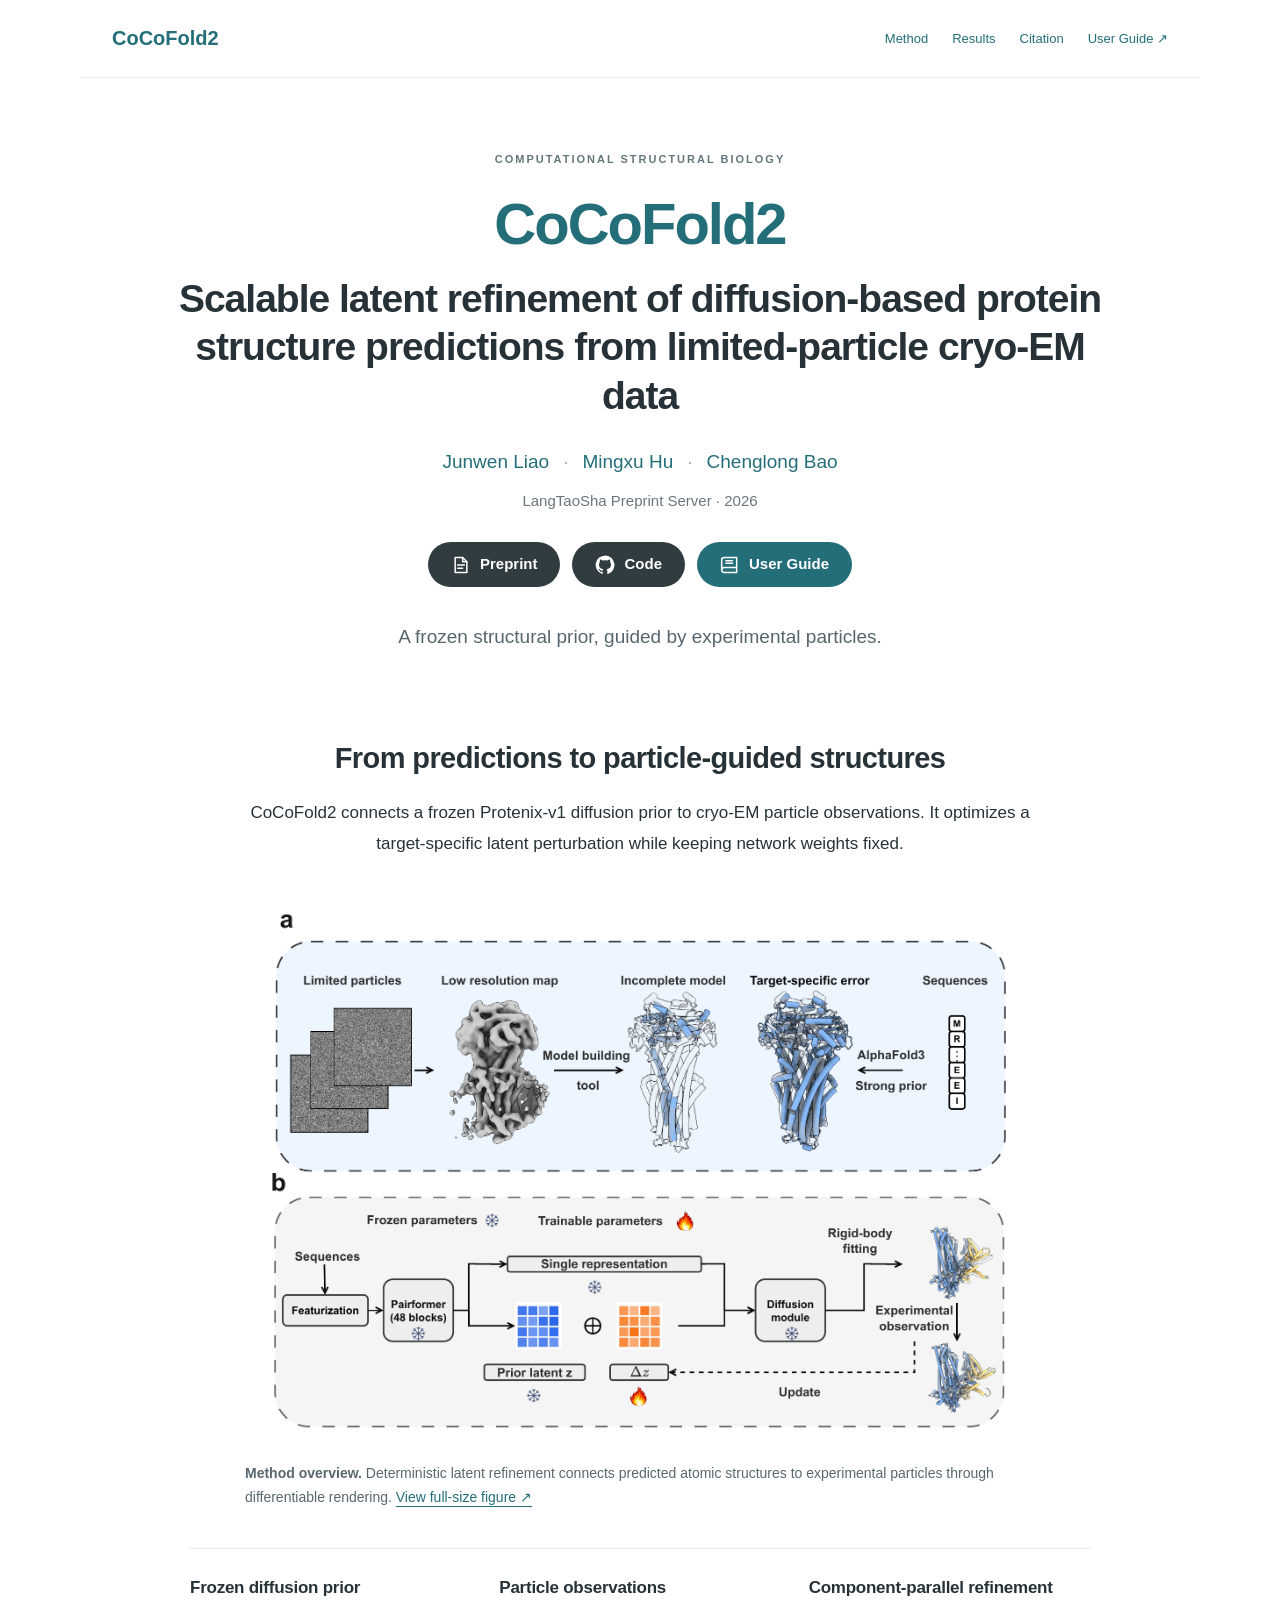
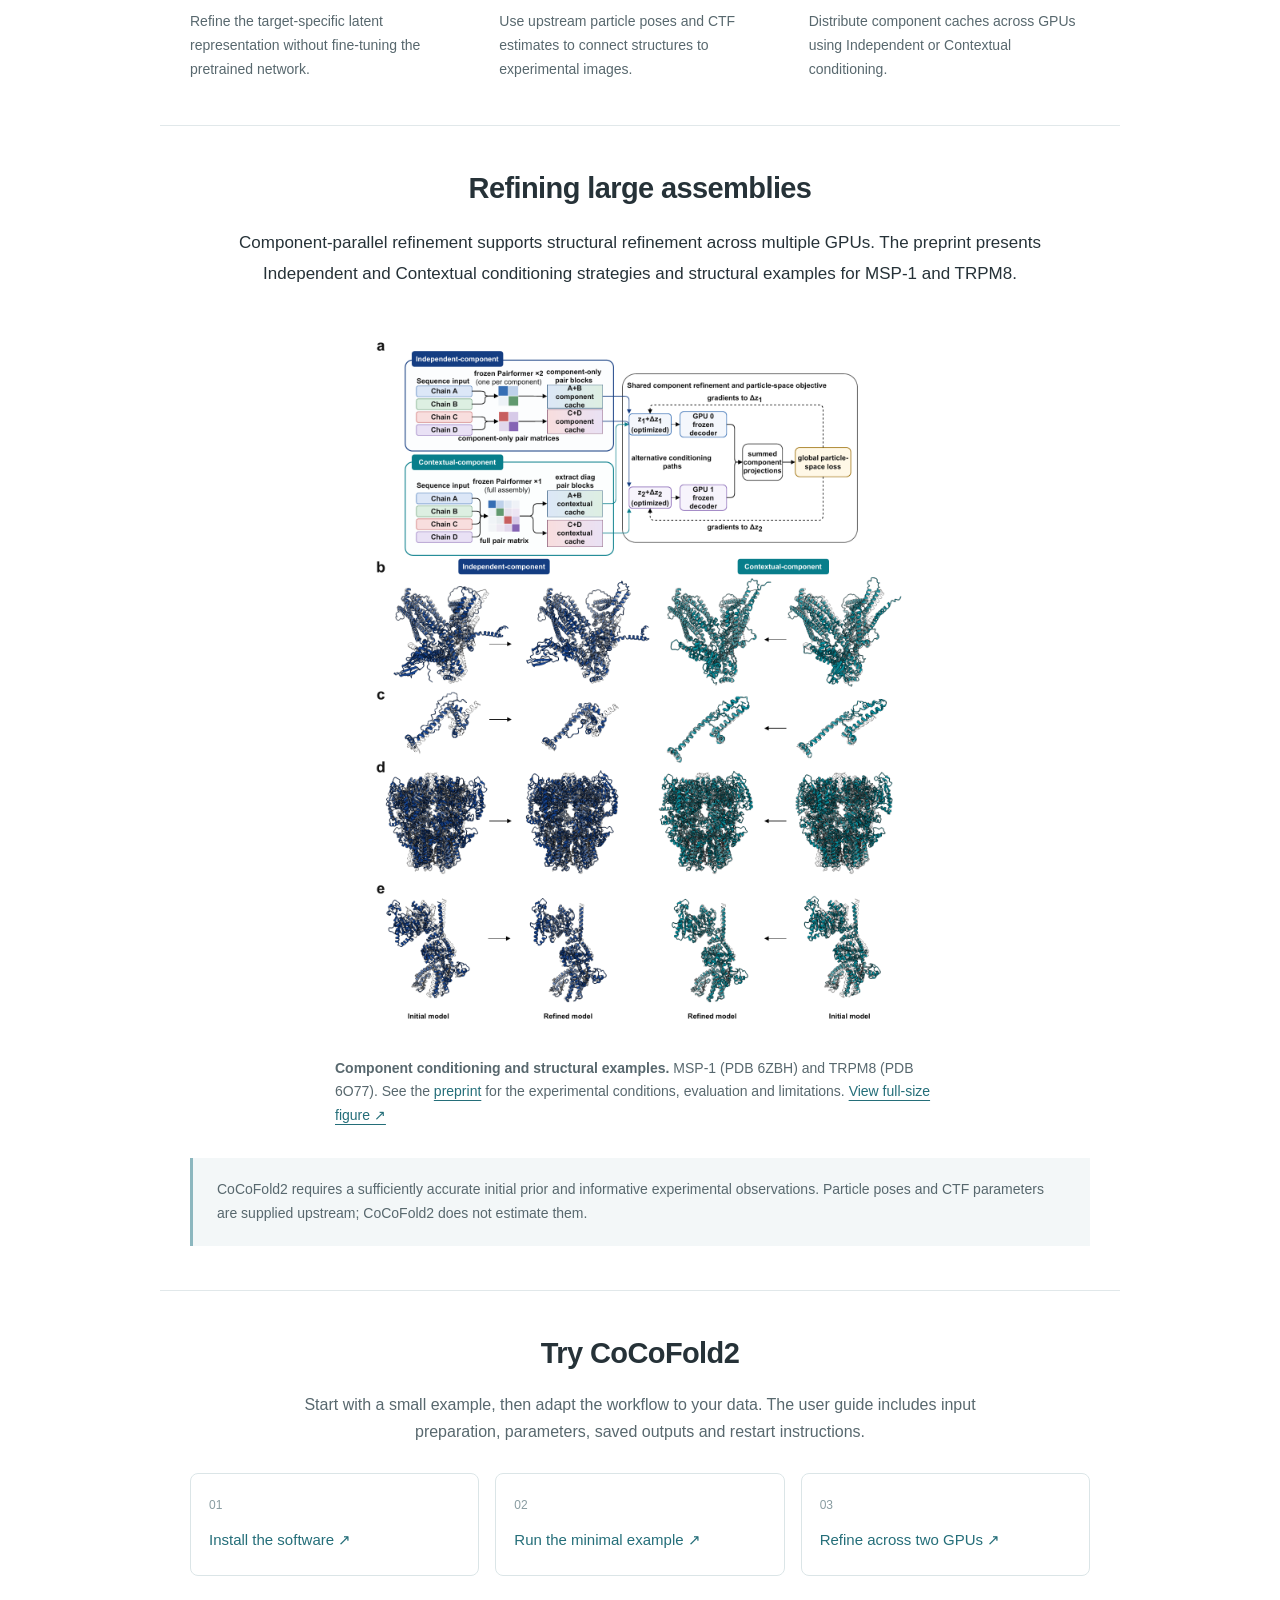
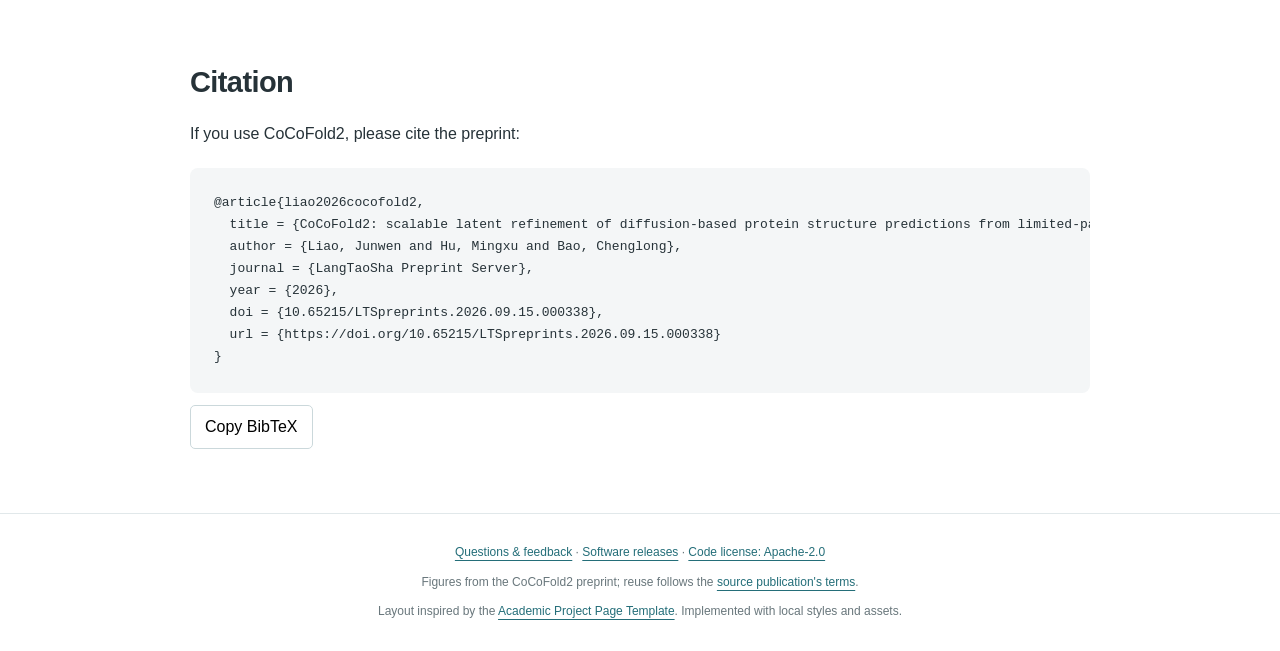
<file: website/static/index.html>
<!doctype html>
<html lang="en">
<head>
  <meta charset="utf-8">
  <meta name="viewport" content="width=device-width, initial-scale=1">
  <title>CoCoFold2 — Latent refinement from limited-particle cryo-EM</title>
  <meta name="description" content="CoCoFold2: scalable latent refinement of diffusion-based protein structure predictions from limited-particle cryo-EM data.">
  <meta property="og:title" content="CoCoFold2">
  <meta property="og:description" content="Scalable latent refinement of diffusion-based protein structure predictions from limited-particle cryo-EM data.">
  <meta property="og:image" content="https://jwliaomath.github.io/CoCoFold2/paper-figure1.webp">
  <link rel="canonical" href="https://jwliaomath.github.io/CoCoFold2/">
  <link rel="icon" href="icon.svg" type="image/svg+xml">
  <link rel="stylesheet" href="styles.css">
  <script src="site.js" defer></script>
</head>
<body class="academic">
  <a class="skip" href="#main">Skip to content</a>
  <header class="academic-nav">
    <a href="#" class="academic-brand">CoCoFold2</a>
    <nav aria-label="Main navigation"><a href="#method">Method</a><a href="#results">Results</a><a href="#cite">Citation</a><a href="https://jwliaomath.gitbook.io/cocofold2/">User Guide ↗</a></nav>
  </header>
  <main id="main">
    <section class="paper-hero" aria-labelledby="paper-title">
      <p class="paper-label">COMPUTATIONAL STRUCTURAL BIOLOGY</p>
      <h1 id="paper-title"><span>CoCoFold2</span>Scalable latent refinement of diffusion-based protein structure predictions from limited-particle cryo-EM data</h1>
      <p class="paper-authors"><a href="https://jwliaomath.github.io/">Junwen Liao</a><span>·</span><a href="https://smart.org.cn/en/faculty/humingxu">Mingxu Hu</a><span>·</span><a href="https://matbc.github.io/">Chenglong Bao</a></p>
      <p class="paper-venue">LangTaoSha Preprint Server · 2026</p>
      <div class="paper-actions">
        <a href="https://doi.org/10.65215/LTSpreprints.2026.09.15.000338"><svg viewBox="0 0 24 24" aria-hidden="true" focusable="false" fill="none" stroke="currentColor" stroke-width="1.8" stroke-linecap="round" stroke-linejoin="round"><path d="M14 3H5v18h14V8z"/><path d="M14 3v5h5M8 12h8M8 16h6"/></svg>Preprint</a>
        <a href="https://github.com/jwliaomath/CoCoFold2"><svg viewBox="0 0 24 24" aria-hidden="true" focusable="false" fill="currentColor"><path d="M12 .75a11.25 11.25 0 0 0-3.558 21.923c.563.104.769-.244.769-.542 0-.267-.01-.975-.015-1.914-3.13.68-3.79-1.508-3.79-1.508-.512-1.3-1.25-1.647-1.25-1.647-1.023-.7.078-.686.078-.686 1.13.08 1.725 1.16 1.725 1.16 1.005 1.722 2.637 1.225 3.28.937.103-.728.393-1.225.715-1.507-2.5-.285-5.128-1.25-5.128-5.565 0-1.23.44-2.232 1.16-3.02-.117-.285-.503-1.43.11-2.98 0 0 .945-.303 3.094 1.154A10.8 10.8 0 0 1 12 6.176c.956.005 1.92.129 2.82.379 2.148-1.457 3.091-1.154 3.091-1.154.615 1.55.229 2.695.113 2.98.722.788 1.158 1.79 1.158 3.02 0 4.326-2.633 5.277-5.14 5.556.405.35.767 1.04.767 2.096 0 1.514-.014 2.735-.014 3.106 0 .3.203.65.774.54A11.25 11.25 0 0 0 12 .75Z"/></svg>Code</a>
        <a class="guide-action" href="https://jwliaomath.gitbook.io/cocofold2/"><svg viewBox="0 0 24 24" aria-hidden="true" focusable="false" fill="none" stroke="currentColor" stroke-width="1.8" stroke-linecap="round" stroke-linejoin="round"><path d="M5 3h15v18H5a3 3 0 0 1-3-3V6a3 3 0 0 1 3-3ZM2 18a3 3 0 0 1 3-3h15M7 7h8M7 10h8"/></svg>User Guide</a>
      </div>
      <p class="paper-tagline">A frozen structural prior, guided by experimental particles.</p>
    </section>
    <section class="paper-content" id="method" aria-labelledby="method-title">
      <h2 id="method-title">From predictions to particle-guided structures</h2>
      <p class="paper-lead">CoCoFold2 connects a frozen Protenix-v1 diffusion prior to cryo-EM particle observations. It optimizes a target-specific latent perturbation while keeping network weights fixed.</p>
      <figure class="research-figure">
        <a href="paper-figure1.webp"><img src="paper-figure1.webp" width="1800" height="1265" alt="CoCoFold2 overview: limited-particle observations guide latent refinement through a frozen diffusion prior."></a>
        <figcaption><strong>Method overview.</strong> Deterministic latent refinement connects predicted atomic structures to experimental particles through differentiable rendering. <a href="paper-figure1.webp">View full-size figure ↗</a></figcaption>
      </figure>
      <div class="method-notes">
        <article><h3>Frozen diffusion prior</h3><p>Refine the target-specific latent representation without fine-tuning the pretrained network.</p></article>
        <article><h3>Particle observations</h3><p>Use upstream particle poses and CTF estimates to connect structures to experimental images.</p></article>
        <article><h3>Component-parallel refinement</h3><p>Distribute component caches across GPUs using Independent or Contextual conditioning.</p></article>
      </div>
    </section>
    <section class="paper-content results-section" id="results" aria-labelledby="results-title">
      <h2 id="results-title">Refining large assemblies</h2>
      <p class="paper-lead">Component-parallel refinement supports structural refinement across multiple GPUs. The preprint presents Independent and Contextual conditioning strategies and structural examples for MSP-1 and TRPM8.</p>
      <figure class="research-figure result-figure">
        <a href="paper-figure3.webp"><img src="paper-figure3.webp" width="1526" height="1800" loading="lazy" alt="Component conditioning strategies and initial and refined structures for MSP-1, PDB 6ZBH, and TRPM8, PDB 6O77."></a>
        <figcaption><strong>Component conditioning and structural examples.</strong> MSP-1 (PDB 6ZBH) and TRPM8 (PDB 6O77). See the <a href="https://doi.org/10.65215/LTSpreprints.2026.09.15.000338">preprint</a> for the experimental conditions, evaluation and limitations. <a href="paper-figure3.webp">View full-size figure ↗</a></figcaption>
      </figure>
      <p class="scope-note">CoCoFold2 requires a sufficiently accurate initial prior and informative experimental observations. Particle poses and CTF parameters are supplied upstream; CoCoFold2 does not estimate them.</p>
    </section>
    <section class="paper-content getting-started" id="start" aria-labelledby="start-title">
      <h2 id="start-title">Try CoCoFold2</h2>
      <p>Start with a small example, then adapt the workflow to your data. The user guide includes input preparation, parameters, saved outputs and restart instructions.</p>
      <div class="guide-links">
        <a href="https://jwliaomath.gitbook.io/cocofold2/getting-started/installation"><span>01</span>Install the software ↗</a>
        <a href="https://jwliaomath.gitbook.io/cocofold2/getting-started/7zdt_7zd5"><span>02</span>Run the minimal example ↗</a>
        <a href="https://jwliaomath.gitbook.io/cocofold2/refinement-workflows/6zbh_parallel"><span>03</span>Refine across two GPUs ↗</a>
      </div>
    </section>
    <section class="paper-content paper-citation" id="cite" aria-labelledby="citation-title">
      <h2 id="citation-title">Citation</h2>
      <p>If you use CoCoFold2, please cite the preprint:</p>
      <pre><code id="citation">@article{liao2026cocofold2,
  title = {CoCoFold2: scalable latent refinement of diffusion-based protein structure predictions from limited-particle cryo-EM data},
  author = {Liao, Junwen and Hu, Mingxu and Bao, Chenglong},
  journal = {LangTaoSha Preprint Server},
  year = {2026},
  doi = {10.65215/LTSpreprints.2026.09.15.000338},
  url = {https://doi.org/10.65215/LTSpreprints.2026.09.15.000338}
}</code></pre>
      <button id="copy-citation" type="button" hidden>Copy BibTeX</button><span id="copy-status" role="status" aria-live="polite"></span>
    </section>
  </main>
  <footer class="academic-footer">
    <p><a href="https://github.com/jwliaomath/CoCoFold2/issues">Questions &amp; feedback</a> · <a href="https://github.com/jwliaomath/CoCoFold2/releases">Software releases</a> · <a href="https://github.com/jwliaomath/CoCoFold2/blob/main/LICENSE">Code license: Apache-2.0</a></p>
    <p>Figures from the CoCoFold2 preprint; reuse follows the <a href="https://langtaosha.org.cn/lts/en/preprint/view/338">source publication's terms</a>.</p>
    <p>Layout inspired by the <a href="https://github.com/eliahuhorwitz/Academic-project-page-template">Academic Project Page Template</a>. Implemented with local styles and assets.</p>
  </footer>
</body>
</html>
</file>
<file: website/static/styles.css>
:root{--paper:#fafaf6;--ink:#183b35;--body:#4e605a;--green:#256c5b;--line:#d9e1d9;--soft:#eff3eb;--white:#fff;--serif:Georgia,'Times New Roman',serif;--sans:Arial,Helvetica,sans-serif}
*{box-sizing:border-box}html{scroll-behavior:smooth;scroll-padding-top:24px}body{margin:0;background:var(--paper);color:var(--ink);font:16px/1.65 var(--sans);-webkit-font-smoothing:antialiased}a{color:inherit;text-underline-offset:4px}a:hover{color:var(--green)}button{font:inherit}a:focus-visible,button:focus-visible{outline:3px solid #b07325;outline-offset:5px}::selection{background:#d6e7cf}.wrap{max-width:1200px;margin:auto;padding-left:48px;padding-right:48px}.skip{position:absolute;left:16px;top:-70px;padding:8px 16px;background:var(--ink);color:white;z-index:10}.skip:focus{top:12px}.header{display:flex;align-items:center;justify-content:space-between;min-height:100px;border-bottom:1px solid var(--line);gap:20px}.brand{display:flex;align-items:center;text-decoration:none;font-size:23px;font-weight:700;letter-spacing:-1px}.brand img{margin-right:10px}.brand span{color:var(--green)}nav{display:flex;gap:30px;align-items:center;font-size:14px}nav a{text-decoration:none}.nav-code{border-left:1px solid var(--line);padding-left:28px}.hero{display:grid;grid-template-columns:1.15fr 1fr;gap:52px;align-items:center;padding-top:72px;padding-bottom:66px}.release{display:inline-flex;gap:10px;align-items:center;text-decoration:none;font-size:11px;letter-spacing:1.1px;font-weight:700}.dot{width:7px;height:7px;background:#388169;border-radius:50%}h1,h2,h3,p,figure{margin:0}h1{font:normal clamp(40px,4.5vw,59px)/1.12 var(--serif);letter-spacing:-2px;margin:24px 0}h1 em{font-weight:normal;color:var(--green)}.subtitle{font-size:18px;line-height:1.6;max-width:540px}.intro{font-size:15px;color:var(--body);margin-top:20px}.actions{display:flex;gap:12px;flex-wrap:wrap;margin:30px 0 23px}.button{display:inline-flex;align-items:center;gap:18px;padding:12px 20px;text-decoration:none;border-radius:5px;font-size:14px;font-weight:700;border:1px solid var(--ink)}.primary{background:var(--ink);color:white}.primary:hover{background:var(--green);color:white}.secondary{border-color:var(--line)}.secondary:hover{background:var(--soft)}.authors{font-size:12px;color:var(--body)}.method-figure{background:var(--soft);border:1px solid var(--line);border-radius:12px;overflow:hidden}.method-figure svg{width:100%;display:block}.method-figure figcaption{padding:16px 18px;text-align:center;border-top:1px solid var(--line);font-size:12px;color:var(--body)}.svg-kicker{font:10px var(--sans);letter-spacing:1.6px;fill:#5d736a}.svg-light{fill:#fafcf7;stroke:#c9d7cb}.svg-dark{fill:var(--ink)}.svg-title{font:15px var(--sans);fill:var(--ink)}.svg-small{font:11px var(--sans);fill:var(--body)}.svg-white{font:15px var(--sans);fill:white}.svg-pale{font:11px var(--sans);fill:#c5d9ce}.svg-footnote{font:9px var(--sans);fill:#657a6e;letter-spacing:1.2px}.connector{fill:none;stroke:#64867e;stroke-width:1.5;marker-end:url(#arrow)}.feedback{stroke-dasharray:4 4}.principles{display:flex;justify-content:space-between;gap:20px;padding-top:22px;padding-bottom:22px;border-top:1px solid var(--line);border-bottom:1px solid var(--line);font-size:12px;color:var(--body)}.principles span:before{content:'+';color:var(--green);margin-right:10px}.section{padding-top:78px;padding-bottom:78px}.eyebrow{font-size:10px;font-weight:700;letter-spacing:2px;color:var(--green);margin-bottom:16px}h2{font:normal 37px/1.2 var(--serif);letter-spacing:-.8px}.section-heading>p:last-child{margin-top:16px;color:var(--body);font-size:15px}.features{display:grid;grid-template-columns:repeat(3,1fr);gap:36px;margin-top:45px}.features article+article{border-left:1px solid var(--line);padding-left:32px}.number{font-size:10px;letter-spacing:1.5px;color:var(--green)}h3{font-size:19px;line-height:1.35;letter-spacing:-.25px}.features h3{margin:16px 0 12px}.features p,.tutorial p{color:var(--body);font-size:14px}.requirements{display:flex;gap:25px;background:var(--soft);padding:22px 26px;margin-top:40px;border-radius:5px;font-size:13px}.requirements strong{white-space:nowrap}.requirements p{color:var(--body)}.requirements a{white-space:nowrap}.tutorial-section{background:#eef2ea;border-block:1px solid var(--line)}.tutorial-grid{display:grid;grid-template-columns:repeat(3,1fr);gap:20px;margin-top:36px}.tutorial{display:flex;flex-direction:column;background:var(--paper);padding:28px;border:1px solid #d3ddd0;border-radius:7px;text-decoration:none;transition:background .15s,border-color .15s}.tutorial:hover{background:#fff;border-color:var(--green)}.tag{font-size:9px;letter-spacing:1.3px;color:var(--green);font-weight:700}.tutorial h3{margin:24px 0 13px;display:flex;justify-content:space-between;gap:8px}.tutorial .text-link{margin-top:auto;padding-top:28px}.text-link{font-size:13px;font-weight:700;text-underline-offset:5px}.resource-note{font-size:12px;color:var(--body);margin-top:22px}.records{display:grid;grid-template-columns:1fr 1fr;gap:100px;align-items:center}.records p:not(.eyebrow){color:var(--body);font-size:14px;margin:20px 0}.resource-list a{display:flex;justify-content:space-between;gap:20px;padding:20px 0;border-bottom:1px solid var(--line);text-decoration:none;font-size:14px}.resource-list a:first-child{border-top:1px solid var(--line)}.citation{display:grid;grid-template-columns:1fr 1.65fr;gap:50px;border-top:1px solid var(--line);padding-top:48px;padding-bottom:52px}.citation h2{font-size:30px}.citation p:not(.eyebrow){font-size:14px;color:var(--body);margin:12px 0}.citation-text{padding:20px 25px;background:var(--soft);border-radius:6px;overflow-wrap:anywhere}.citation-text p{font-size:13px!important}.citation-text button{cursor:pointer;border:1px solid #b9cab9;padding:6px 12px;background:transparent;color:var(--ink);border-radius:4px;font-size:12px}.citation-text button:hover{background:white}#copy-status{font-size:12px;margin-left:12px}.footer{display:flex;gap:25px;border-top:1px solid var(--line);padding-top:25px;padding-bottom:25px;font-size:11px}.footer>span{margin-right:auto}.footer a{text-decoration:none}.footer-muted{color:var(--body);margin-left:8px}
@media(min-width:1440px){.hero{padding-top:88px;padding-bottom:82px}}
@media(max-width:950px){.wrap{padding-left:28px;padding-right:28px}.hero{gap:24px}h1{font-size:43px}.subtitle{font-size:16px}.records{gap:45px}.tutorial{padding:20px}.tutorial h3{font-size:17px}.features{gap:22px}.features article+article{padding-left:22px}}
@media(max-width:700px){.wrap{padding-left:22px;padding-right:22px}.header{min-height:84px;flex-wrap:wrap;gap:12px;padding-top:18px;padding-bottom:18px}.brand{font-size:21px}nav{gap:18px;font-size:12px}.nav-code{border:0;padding:0}.hero{grid-template-columns:1fr;padding-top:42px;padding-bottom:36px;gap:32px}h1{font-size:46px}.subtitle{font-size:17px}.intro{font-size:14px}.method-figure{max-width:480px;width:100%;justify-self:center}.principles{flex-direction:column;gap:8px;font-size:12px}.section{padding-top:48px;padding-bottom:48px}h2{font-size:32px}.features,.tutorial-grid,.records,.citation{grid-template-columns:1fr}.features{margin-top:30px;gap:24px}.features article+article{border-left:0;padding-left:0;border-top:1px solid var(--line);padding-top:24px}.requirements{flex-direction:column;gap:8px;padding:20px}.requirements a{white-space:normal}.tutorial{padding:24px}.tutorial h3{font-size:20px;margin-top:15px}.tutorial .text-link{padding-top:20px}.records{gap:30px}.citation{gap:25px;padding-top:38px;padding-bottom:38px}.footer{flex-wrap:wrap;gap:12px 24px}.footer>span{width:100%}.footer-muted{margin-left:0}.citation-text{padding:18px}#copy-status{display:block;margin:8px 0 0}}
@media(prefers-reduced-motion:reduce){html{scroll-behavior:auto}.tutorial{transition:none}}

.paper-announcement{font-size:14px;margin:20px 0 0}.paper-announcement a{font-weight:700}.paper-announcement span{display:block;color:var(--body);font-size:12px;margin-top:4px}.paper-section{border-top:1px solid var(--line)}.paper-figure{margin:36px 0 0;padding:16px;background:white;border:1px solid var(--line);border-radius:8px}.paper-figure img{display:block;width:100%;height:auto}.paper-figure-tall{max-width:850px;margin-left:auto;margin-right:auto}.paper-figure figcaption{font-size:14px;line-height:1.65;color:var(--body);padding:16px 8px 4px}.paper-figure figcaption strong{color:var(--ink)}.paper-figure figcaption a{white-space:nowrap}@media(max-width:700px){.paper-figure{padding:6px}.paper-figure figcaption{font-size:13px;padding:12px 6px}.header nav{flex-wrap:wrap}}
/* Limit paper figure widths while keeping them responsive. */
.paper-figure {
  max-width: 760px;
  margin-left: auto;
  margin-right: auto;
}

.paper-figure-tall {
  max-width: 600px;
}

/* Academic homepage. Scoped to preserve existing tutorial URLs and layout. */
.academic { background: #fff; color: #263238; font-family: Arial, Helvetica, sans-serif; }
.academic a { color: #246e79; text-underline-offset: 4px; }
.academic-nav { max-width: 1120px; margin: auto; padding: 22px 32px; display: flex; align-items: center; justify-content: space-between; gap: 20px; border-bottom: 1px solid #e8ecee; }
.academic-brand { font-size: 20px; font-weight: 700; text-decoration: none; }
.academic-nav nav { gap: 24px; font-size: 13px; }
.paper-hero { max-width: 1000px; margin: auto; padding: 72px 28px 44px; text-align: center; }
.paper-label { color: #64777c; font-size: 11px; font-weight: 700; letter-spacing: 2px; }
.academic h1 { font: 600 clamp(26px, 3.2vw, 39px)/1.24 Arial, Helvetica, sans-serif; letter-spacing: -1px; margin: 20px auto 26px; max-width: 940px; }
.academic h1 > span { display: block; color: #246e79; font-size: clamp(40px, 5vw, 58px); letter-spacing: -2px; margin-bottom: 15px; }
.paper-authors { font-size: 19px; display: flex; justify-content: center; gap: 14px; flex-wrap: wrap; }
.paper-authors a { text-decoration: none; }
.paper-authors > span { color: #a2adb0; }
.paper-venue { color: #69777c; font-size: 15px; margin-top: 12px; }
.paper-actions { display: flex; justify-content: center; flex-wrap: wrap; gap: 12px; margin: 28px 0; }
.paper-actions a { display: inline-flex; align-items: center; gap: 9px; color: #fff; background: #303c40; border-radius: 26px; padding: 10px 23px; text-decoration: none; font-size: 15px; font-weight: 600; }
.paper-actions svg { width: 20px; height: 20px; flex: none; }
.paper-actions .guide-action { background: #246e79; }
.paper-actions a:hover { background: #164f58; }
.paper-actions span { margin-left: 8px; }
.paper-tagline { font-size: 19px; color: #56666c; margin-top: 34px; }
.paper-content { max-width: 960px; margin: auto; padding: 44px 30px; }
.academic h2 { font: 600 29px/1.3 Arial, Helvetica, sans-serif; letter-spacing: -.6px; margin-bottom: 20px; text-align: center; color: #263238; }
.paper-lead { max-width: 820px; margin: auto; font-size: 17px; line-height: 1.8; text-align: center; }
.research-figure { max-width: 790px; margin: 30px auto; }
.research-figure img { display: block; width: 100%; height: auto; }
.research-figure figcaption { color: #58686e; font-size: 14px; line-height: 1.7; margin-top: 18px; }
.method-notes { display: grid; grid-template-columns: repeat(3, 1fr); gap: 28px; margin-top: 38px; padding-top: 28px; border-top: 1px solid #e1e8ea; }
.academic .method-notes h3 { font-size: 17px; margin-bottom: 10px; }
.method-notes p { color: #58686e; font-size: 14px; line-height: 1.7; }
.results-section { border-top: 1px solid #e1e8ea; }
.result-figure { max-width: 610px; }
.scope-note { font-size: 14px; color: #58686e; background: #f3f7f8; padding: 20px 24px; border-left: 3px solid #8cb7bf; line-height: 1.7; }
.getting-started { border-top: 1px solid #e1e8ea; text-align: center; }
.getting-started > p { max-width: 740px; margin: auto; color: #58686e; }
.guide-links { display: grid; grid-template-columns: repeat(3, 1fr); gap: 16px; margin-top: 28px; text-align: left; }
.guide-links a { border: 1px solid #dbe5e7; border-radius: 8px; padding: 22px 18px; text-decoration: none; font-size: 15px; }
.guide-links a:hover { background: #f3f7f8; }
.guide-links span { display: block; color: #899ca1; font-size: 12px; margin-bottom: 12px; }
.paper-citation { padding-bottom: 64px; }
.paper-citation h2 { text-align: left; }
.paper-citation pre { background: #f4f6f7; padding: 24px; border-radius: 8px; overflow-x: auto; font: 13px/1.7 Consolas, monospace; margin: 20px 0 12px; }
.paper-citation button { border: 1px solid #cbd8db; border-radius: 5px; padding: 8px 14px; background: white; cursor: pointer; }
.academic-footer { border-top: 1px solid #e1e8ea; padding: 28px; text-align: center; font-size: 12px; color: #69777c; line-height: 1.8; }
.academic-footer p + p { margin-top: 8px; }
@media (max-width: 640px) {
  .academic-nav { padding: 18px 20px; flex-direction: column; gap: 12px; }
  .academic-nav nav { gap: 18px; flex-wrap: wrap; justify-content: center; }
  .paper-hero { padding: 42px 20px 24px; }
  .paper-authors { font-size: 16px; gap: 8px; }
  .paper-content { padding: 32px 20px; }
  .academic h2 { font-size: 25px; }
  .paper-lead { font-size: 16px; text-align: left; }
  .method-notes, .guide-links { grid-template-columns: 1fr; gap: 18px; }
  .guide-links a { padding: 16px 20px; }
  .guide-links span { display: inline; margin-right: 14px; }
  .paper-citation pre { padding: 16px; }
}
</file>
